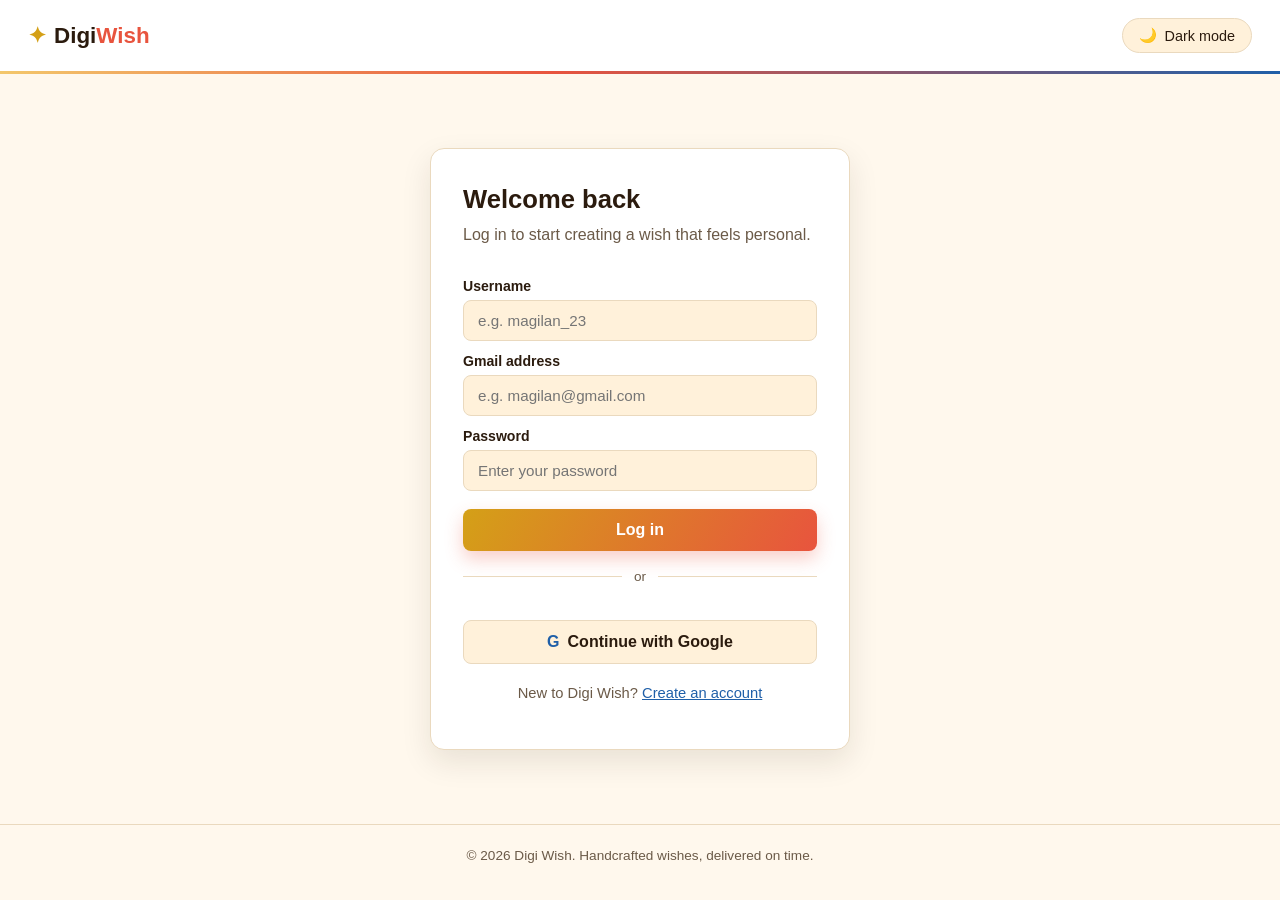
<file: Digi wish/index.html>
<!DOCTYPE html>
<html lang="en">
<head>
<meta charset="UTF-8">
<meta name="viewport" content="width=device-width, initial-scale=1.0">
<title>Digi Wish — Login</title>
<link rel="stylesheet" href="style.css">
</head>
<body>

  <!-- ============================================================
       TOP BAR: Logo + Dark/Light mode toggle
       Recommendation: keep this same top bar markup on every page
       (index.html, signup.html, dashboard.php) so the theme toggle
       and branding stay consistent across the whole site.
  ============================================================= -->
  <header class="topbar">
    <div class="brand">
      <span class="brand-icon">✦</span>
      <span class="brand-text">Digi<span class="brand-accent">Wish</span></span>
    </div>
    <button id="themeToggle" class="theme-toggle" type="button" aria-label="Toggle dark and light mode">
      <span class="theme-toggle-icon">🌙</span>
      <span class="theme-toggle-label">Dark mode</span>
    </button>
  </header>

  <!-- ============================================================
       LOGIN CARD
      Recommendation: this form POSTs to login.php which
       checks the username/gmail + password against the
       `users` table in MySQL, then starts a PHP session and
       redirects to dashboard.php on success.
  ============================================================= -->
  <main class="auth-wrap">
    <section class="auth-card">
      <div class="auth-card-header">
        <h1>Welcome back</h1>
        <p>Log in to start creating a wish that feels personal.</p>
      </div>

      <!-- Message box for login errors coming back from PHP,
           e.g. login.php?error=invalid -->
      <div id="loginMessage" class="form-message" hidden></div>

      <form id="loginForm" action="login.php" method="POST" novalidate>
        <label for="username">Username</label>
        <input type="text" id="username" name="username" placeholder="e.g. magilan_23" required autocomplete="username">

        <label for="gmail">Gmail address</label>
        <input type="email" id="gmail" name="gmail" placeholder="e.g. magilan@gmail.com" required autocomplete="email">

        <label for="password">Password</label>
        <input type="password" id="password" name="password" placeholder="Enter your password" required autocomplete="current-password">

        <button type="submit" class="btn btn-primary btn-block">Log in</button>
      </form>

      <div class="divider"><span>or</span></div>

      <!-- Recommendation: a real "Sign in with Google" button needs
           Google OAuth (Google Identity Services). This button is a
           placeholder you can wire up later — see README.md
           "Optional: Google Sign-In" section. -->
      <button type="button" class="btn btn-google btn-block" id="googleBtn">
        <span class="google-g">G</span> Continue with Google
      </button>

      <p class="auth-switch">
        New to Digi Wish? <a href="signup.html">Create an account</a>
      </p>
    </section>
  </main>

  <footer class="site-footer">
    <p>&copy; 2026 Digi Wish. Handcrafted wishes, delivered on time.</p>
  </footer>

  <script src="theme.js"></script>
  <script src="main.js"></script>
</body>
</html>
</file>
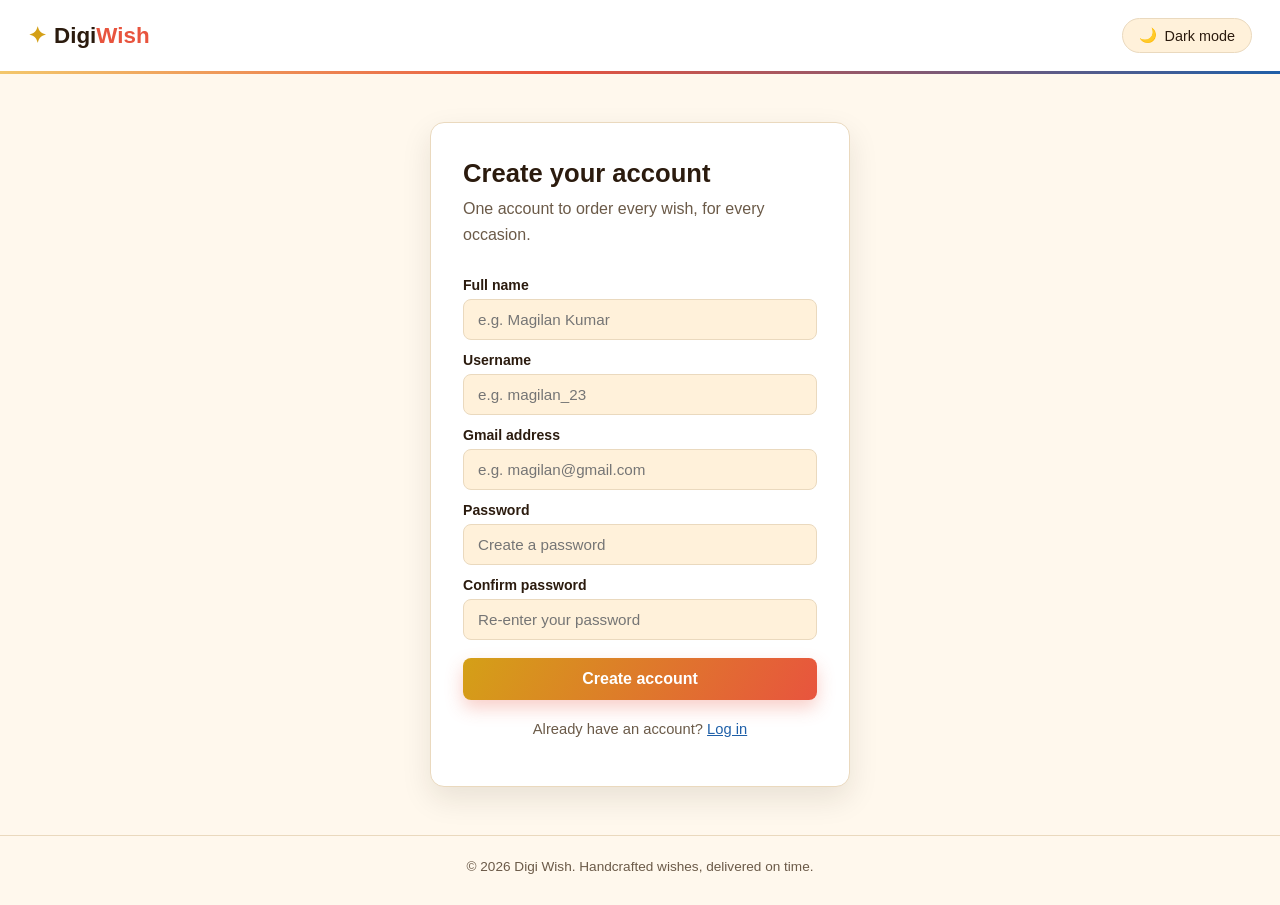
<file: Digi wish/signup.html>
<!DOCTYPE html>
<html lang="en">
<head>
<meta charset="UTF-8">
<meta name="viewport" content="width=device-width, initial-scale=1.0">
<title>Digi Wish — Sign Up</title>
<link rel="stylesheet" href="style.css">
</head>
<body>

  <header class="topbar">
    <div class="brand">
      <span class="brand-icon">✦</span>
      <span class="brand-text">Digi<span class="brand-accent">Wish</span></span>
    </div>
    <button id="themeToggle" class="theme-toggle" type="button" aria-label="Toggle dark and light mode">
      <span class="theme-toggle-icon">🌙</span>
      <span class="theme-toggle-label">Dark mode</span>
    </button>
  </header>

  <!-- ============================================================
       SIGN UP CARD
      Recommendation: this form POSTs to signup.php, which
       validates the fields, hashes the password with
       password_hash(), and inserts a new row into the `users`
       table. On success it redirects back to index.html so the
       person can log in.
  ============================================================= -->
  <main class="auth-wrap">
    <section class="auth-card">
      <div class="auth-card-header">
        <h1>Create your account</h1>
        <p>One account to order every wish, for every occasion.</p>
      </div>

      <div id="signupMessage" class="form-message" hidden></div>

      <form id="signupForm" action="signup.php" method="POST" novalidate>
        <label for="fullname">Full name</label>
        <input type="text" id="fullname" name="fullname" placeholder="e.g. Magilan Kumar" required autocomplete="name">

        <label for="username">Username</label>
        <input type="text" id="username" name="username" placeholder="e.g. magilan_23" required autocomplete="username">

        <label for="gmail">Gmail address</label>
        <input type="email" id="gmail" name="gmail" placeholder="e.g. magilan@gmail.com" required autocomplete="email">

        <label for="password">Password</label>
        <input type="password" id="password" name="password" placeholder="Create a password" required minlength="6" autocomplete="new-password">

        <label for="confirmPassword">Confirm password</label>
        <input type="password" id="confirmPassword" name="confirmPassword" placeholder="Re-enter your password" required minlength="6" autocomplete="new-password">

        <button type="submit" class="btn btn-primary btn-block">Create account</button>
      </form>

      <p class="auth-switch">
        Already have an account? <a href="index.html">Log in</a>
      </p>
    </section>
  </main>

  <footer class="site-footer">
    <p>&copy; 2026 Digi Wish. Handcrafted wishes, delivered on time.</p>
  </footer>

  <script src="theme.js"></script>
  <script src="main.js"></script>
</body>
</html>
</file>
<file: Digi wish/style.css>
/* ==================================================================
   DIGI WISH — style.css
   ------------------------------------------------------------------
   Recommendation: everything themeable (colours) lives in CSS
   variables inside :root and [data-theme="dark"]. js/theme.js just
   flips the data-theme attribute on <html> — it never touches these
   values directly, so you can retune the palette in one place.
   ================================================================== */

/* ---------- LIGHT MODE (default) ---------- */
:root {
  --color-bg: #FFF8ED;
  --color-surface: #FFFFFF;
  --color-surface-2: #FFF1DA;
  --color-text: #2B1B0E;
  --color-text-muted: #6B5A48;
  --color-border: #EAD9BE;

  --color-gold: #D4A017;
  --color-gold-soft: #F4D06F;
  --color-red: #E8543E;
  --color-red-soft: #FBD8D2;
  --color-blue: #1F5FA8;
  --color-blue-soft: #D6E7FA;

  --gradient-hero: linear-gradient(120deg, #F4D06F 0%, #E8543E 45%, #1F5FA8 100%);
  --shadow-card: 0 12px 30px rgba(43, 27, 14, 0.10);
  --radius-md: 14px;
  --radius-sm: 8px;
  --font-body: "Poppins", "Segoe UI", sans-serif;
  --font-display: "Poppins", "Segoe UI", sans-serif;
}

/* ---------- DARK MODE ---------- */
[data-theme="dark"] {
  --color-bg: #14101C;
  --color-surface: #1E1830;
  --color-surface-2: #251C3B;
  --color-text: #F5EFE0;
  --color-text-muted: #C8BBDA;
  --color-border: #382A54;

  --color-gold: #F2C34C;
  --color-gold-soft: #6B551D;
  --color-red: #FF7A66;
  --color-red-soft: #5A2A25;
  --color-blue: #6FA8E8;
  --color-blue-soft: #223A5C;

  --gradient-hero: linear-gradient(120deg, #6B551D 0%, #5A2A25 45%, #223A5C 100%);
  --shadow-card: 0 12px 30px rgba(0, 0, 0, 0.45);
}

/* ---------- RESET / BASE ---------- */
* { box-sizing: border-box; }

body {
  margin: 0;
  font-family: var(--font-body);
  background: var(--color-bg);
  color: var(--color-text);
  transition: background 0.25s ease, color 0.25s ease;
  min-height: 100vh;
}

h1, h2, h3 { font-family: var(--font-display); margin: 0 0 8px; }
p { line-height: 1.6; color: var(--color-text-muted); margin: 0 0 8px; }
a { color: var(--color-blue); }

/* ---------- TOP BAR ---------- */
.topbar {
  display: flex;
  justify-content: space-between;
  align-items: center;
  padding: 18px 28px;
  background: var(--color-surface);
  border-bottom: 3px solid transparent;
  border-image: var(--gradient-hero) 1;
}

.brand { display: flex; align-items: center; gap: 8px; font-size: 1.4rem; font-weight: 700; }
.brand-icon { color: var(--color-gold); }
.brand-accent { color: var(--color-red); }

.topbar-right { display: flex; align-items: center; gap: 16px; }
.welcome-text { color: var(--color-text-muted); font-weight: 500; }

.theme-toggle {
  display: flex;
  align-items: center;
  gap: 8px;
  background: var(--color-surface-2);
  border: 1px solid var(--color-border);
  border-radius: 999px;
  padding: 8px 16px;
  cursor: pointer;
  color: var(--color-text);
  font-family: var(--font-body);
  font-size: 0.9rem;
}
.theme-toggle:hover { border-color: var(--color-gold); }

/* ---------- BUTTONS ---------- */
.btn {
  display: inline-flex;
  align-items: center;
  justify-content: center;
  gap: 8px;
  border: none;
  border-radius: var(--radius-sm);
  padding: 12px 20px;
  font-family: var(--font-body);
  font-size: 1rem;
  font-weight: 600;
  cursor: pointer;
  transition: transform 0.15s ease, box-shadow 0.15s ease, opacity 0.15s ease;
  text-decoration: none;
}
.btn:hover { transform: translateY(-1px); }
.btn:active { transform: translateY(0); }

.btn-primary {
  background: linear-gradient(120deg, var(--color-gold) 0%, var(--color-red) 100%);
  color: #ffffff;
  box-shadow: 0 8px 18px rgba(232, 84, 62, 0.28);
}
.btn-primary:hover { box-shadow: 0 10px 22px rgba(232, 84, 62, 0.38); }

.btn-ghost {
  background: transparent;
  color: var(--color-text);
  border: 1px solid var(--color-border);
}
.btn-ghost:hover { border-color: var(--color-red); color: var(--color-red); }

.btn-google {
  background: var(--color-surface-2);
  color: var(--color-text);
  border: 1px solid var(--color-border);
}
.google-g { color: var(--color-blue); font-weight: 800; }

.btn-block { width: 100%; }
.btn-small { padding: 8px 14px; font-size: 0.9rem; }
.btn-large { padding: 16px 24px; font-size: 1.05rem; }

/* ---------- AUTH PAGES (login / signup) ---------- */
.auth-wrap {
  display: flex;
  justify-content: center;
  align-items: center;
  padding: 48px 20px;
  min-height: calc(100vh - 150px);
}

.auth-card {
  background: var(--color-surface);
  border: 1px solid var(--color-border);
  border-radius: var(--radius-md);
  box-shadow: var(--shadow-card);
  padding: 36px 32px;
  width: 100%;
  max-width: 420px;
}

.auth-card-header h1 { font-size: 1.6rem; }

.auth-card form { display: flex; flex-direction: column; margin-top: 18px; }
.auth-card label { font-size: 0.88rem; font-weight: 600; margin: 12px 0 6px; }

.auth-card input,
.details-form input,
.details-form select,
.details-form textarea {
  font-family: var(--font-body);
  font-size: 0.95rem;
  padding: 11px 14px;
  border-radius: var(--radius-sm);
  border: 1px solid var(--color-border);
  background: var(--color-surface-2);
  color: var(--color-text);
  outline: none;
  transition: border-color 0.15s ease, box-shadow 0.15s ease;
}
.auth-card input:focus,
.details-form input:focus,
.details-form select:focus,
.details-form textarea:focus {
  border-color: var(--color-blue);
  box-shadow: 0 0 0 3px var(--color-blue-soft);
}

.auth-card .btn { margin-top: 18px; }

.divider {
  display: flex;
  align-items: center;
  text-align: center;
  color: var(--color-text-muted);
  margin: 18px 0;
  font-size: 0.85rem;
}
.divider::before, .divider::after {
  content: "";
  flex: 1;
  border-bottom: 1px solid var(--color-border);
}
.divider span { padding: 0 12px; }

.auth-switch { text-align: center; margin-top: 18px; font-size: 0.92rem; }

.form-message {
  padding: 10px 14px;
  border-radius: var(--radius-sm);
  font-size: 0.9rem;
  margin-top: 14px;
}
.form-message.success { background: var(--color-blue-soft); color: var(--color-blue); }
.form-message.error { background: var(--color-red-soft); color: var(--color-red); }

/* ---------- DASHBOARD (page 2) ---------- */
.dash-wrap { max-width: 960px; margin: 0 auto; padding: 32px 20px 80px; }

.dash-hero {
  background: var(--gradient-hero);
  border-radius: var(--radius-md);
  padding: 32px;
  color: #fff;
  margin-bottom: 32px;
}
.dash-hero h1 { color: #fff; }
.dash-hero p { color: rgba(255,255,255,0.92); }

.festival-section, .details-section { margin-bottom: 32px; }
.festival-section h2 { font-size: 1.2rem; margin-bottom: 14px; }

.festival-grid {
  display: grid;
  grid-template-columns: repeat(auto-fill, minmax(150px, 1fr));
  gap: 12px;
}

.festival-btn {
  background: var(--color-surface);
  border: 1.5px solid var(--color-border);
  border-radius: var(--radius-sm);
  padding: 14px 10px;
  font-family: var(--font-body);
  font-size: 0.92rem;
  font-weight: 600;
  color: var(--color-text);
  cursor: pointer;
  transition: all 0.15s ease;
}
.festival-btn:hover { border-color: var(--color-gold); transform: translateY(-2px); }
.festival-btn.selected {
  background: linear-gradient(120deg, var(--color-gold) 0%, var(--color-red) 100%);
  color: #fff;
  border-color: transparent;
}

.festival-selected-hint { margin-top: 12px; font-size: 0.9rem; }
#festivalSelectedLabel { color: var(--color-blue); font-weight: 700; }

.details-form {
  background: var(--color-surface);
  border: 1px solid var(--color-border);
  border-radius: var(--radius-md);
  box-shadow: var(--shadow-card);
  padding: 28px;
  margin-top: 20px;
}

.form-grid {
  display: grid;
  grid-template-columns: repeat(2, 1fr);
  gap: 16px 20px;
}
.field { display: flex; flex-direction: column; }
.field-full { grid-column: 1 / -1; }
.field label { font-size: 0.85rem; font-weight: 600; margin-bottom: 6px; }

.details-form .btn { margin-top: 22px; }

.order-section {
  background: var(--color-surface);
  border: 1px solid var(--color-border);
  border-radius: var(--radius-md);
  box-shadow: var(--shadow-card);
  padding: 24px;
}

.order-tabs {
  display: flex;
  gap: 12px;
  flex-wrap: wrap;
  margin-bottom: 18px;
}

.order-tab {
  padding: 10px 18px;
  border-radius: 999px;
  border: 1px solid var(--color-border);
  background: var(--color-surface-2);
  color: var(--color-text);
  font-family: var(--font-body);
  font-weight: 700;
  cursor: pointer;
}

.order-tab.active {
  background: linear-gradient(120deg, var(--color-gold) 0%, var(--color-red) 100%);
  color: #fff;
  border-color: transparent;
}

.order-panel { display: none; }
.order-panel.active { display: block; }

.order-summary {
  border: 1px solid var(--color-border);
  border-radius: var(--radius-sm);
  background: var(--color-surface-2);
  margin-bottom: 14px;
  overflow: hidden;
}

.order-summary summary {
  list-style: none;
  cursor: pointer;
  display: flex;
  align-items: center;
  justify-content: space-between;
  gap: 12px;
  padding: 16px 18px;
  font-weight: 600;
}

.order-summary summary::-webkit-details-marker { display: none; }

.summary-main {
  display: flex;
  flex-direction: column;
  gap: 4px;
}

.summary-main small {
  color: var(--color-text-muted);
  font-size: 0.8rem;
}

.order-status {
  padding: 6px 10px;
  border-radius: 999px;
  font-size: 0.76rem;
  font-weight: 700;
  white-space: nowrap;
}

.status-pending { background: rgba(212, 160, 23, 0.15); color: var(--color-gold); }
.status-in-progress { background: rgba(31, 95, 168, 0.12); color: var(--color-blue); }
.status-delivered { background: rgba(16, 185, 129, 0.12); color: #0b7d56; }

.order-card-body {
  padding: 0 18px 18px;
  border-top: 1px solid var(--color-border);
}

.order-card-grid {
  display: grid;
  grid-template-columns: repeat(2, minmax(0, 1fr));
  gap: 14px 18px;
  padding-top: 16px;
}

.info-label {
  display: block;
  color: var(--color-text-muted);
  font-size: 0.72rem;
  text-transform: uppercase;
  letter-spacing: 0.05em;
  margin-bottom: 4px;
}

.order-card-grid p {
  margin: 0;
  color: var(--color-text);
}

.field-full { grid-column: 1 / -1; }

.empty-state {
  background: var(--color-surface-2);
  border: 1px dashed var(--color-border);
  border-radius: var(--radius-sm);
  padding: 20px;
  color: var(--color-text-muted);
  text-align: center;
}

.status-form {
  margin-top: 16px;
}

/* ---------- FOOTER ---------- */
.site-footer {
  text-align: center;
  padding: 20px;
  font-size: 0.85rem;
  color: var(--color-text-muted);
  border-top: 1px solid var(--color-border);
}

/* ---------- RESPONSIVE ---------- */
@media (max-width: 640px) {
  .form-grid, .order-card-grid { grid-template-columns: 1fr; }
  .topbar { flex-direction: column; gap: 12px; align-items: flex-start; }
  .topbar-right { width: 100%; justify-content: space-between; }
  .order-tabs { flex-direction: column; }
  .order-tab { width: 100%; }
}
</file>
